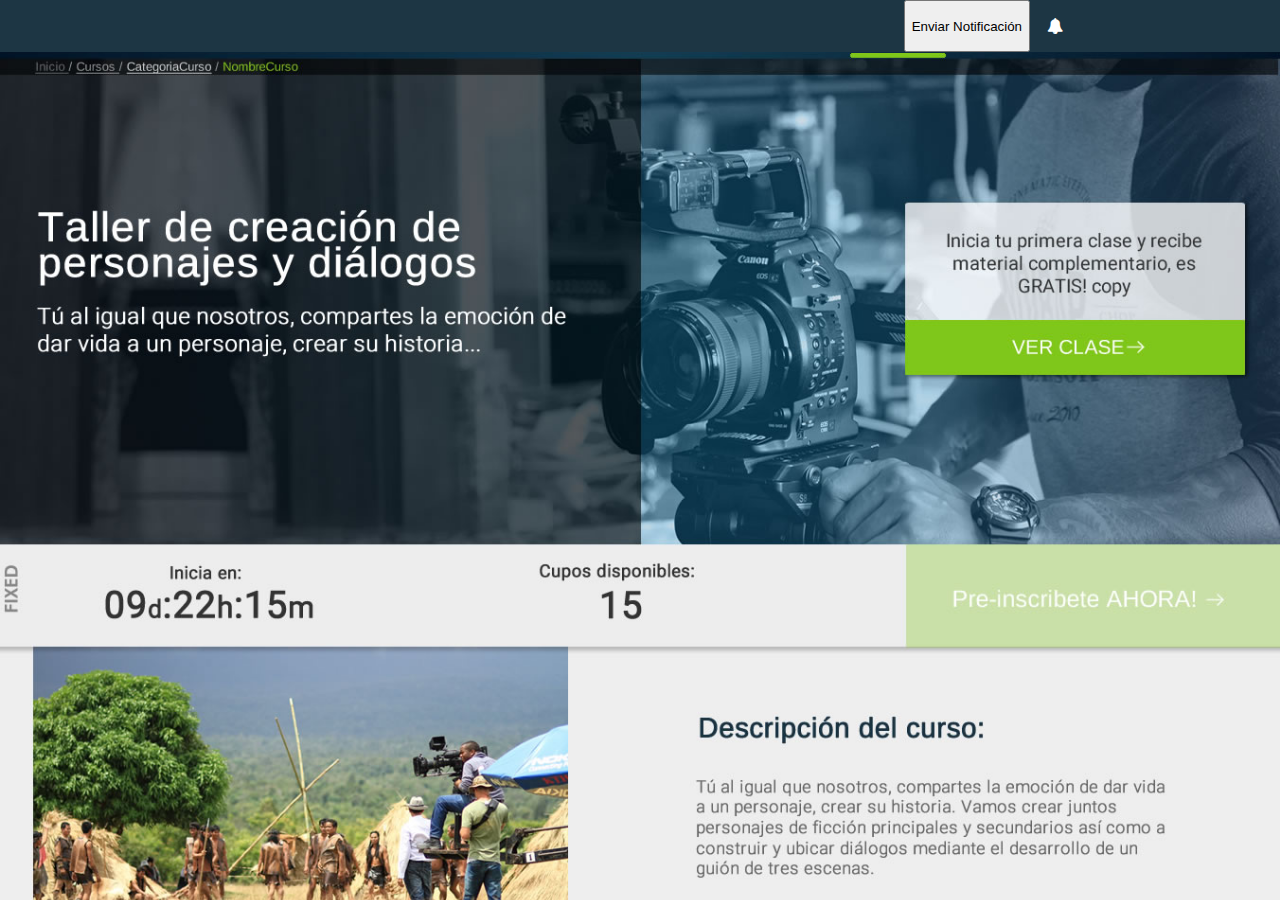
<file: Notificaciones/index.html>
<!DOCTYPE html>
<html>
<head>
<meta charset="utf-8">
	<title>Notificación</title>
	<link rel="stylesheet" type="text/css" href="https://cdnjs.cloudflare.com/ajax/libs/font-awesome/4.7.0/css/font-awesome.min.css">
	<style type="text/css">

	body{
		background-image: url('CURSO.jpg');
		background-size: 100%;
		height: 100vh;
		margin:0;
	}

		.notification{
			color: white;
			width: 50px;
			height: inherit;
			display: flex;
			align-items: center;
			justify-content: center;
			position: relative;
		}

		.notification:before{
			content: "\f0f3";
			font-family: "fontAwesome";
			display: block;
			
		}
		.notification.bell-move:before{
			animation-name: bell;
			animation-duration: 1s;
			animation-timing-function: ease-out;
			transform-origin: center top;
		}
		@keyframes bell{
			0%{
				transform: rotate(35deg);
			}
			12.5%{
				transform: rotate(-30deg);
			}
			25%{
				transform: rotate(25deg);
			}
			37.5%{
				transform: rotate(-20deg);
			}
			50%{
				transform: rotate(15deg);
			}
			62.5%{
				transform: rotate(-10deg);
			}
			75%{
				transform: rotate(5deg);
			}
			100%{
				transform: rotate(0deg);
			}
		}

		.notification:after{
			
			font-size: 11px;
			font-weight:bold;
			display: flex;
			align-items: center;
			justify-content: center;
			min-width: 14px;
			height: 14px;
			background: #ff4600;
			border-radius: 50%;
			font-family: arial;
			position: absolute;
			top: 5px;
			right: 5px;
			opacity: 0;
			content: attr(data-count);
			transition: .3s;
			transform: scale(.5);
			will.change: opacity, transform;
		}
		.notification.show-count:after{
			opacity: 1;
			transform: scale(1);
		}

		.header{
			background: #1d3644;
			height: 52px;
			display: flex;
			justify-content: flex-end;
			padding-right: 200px;

		}
	</style>
</head>
<body>
<header class="header">
	<button class="btn primary" id="button">Enviar Notificación</button>
	<div class="notification" id="notification"></div>
</header>
<script >
	const $button = document.getElementById('button');
	const $bell = document.getElementById('notification');
	$button.addEventListener('click', ()=>{
		const count = Number($bell.getAttribute('data-count')) || 0;
		$bell.setAttribute('data-count', count+1)
		$bell.classList.add('show-count');
		$bell.classList.add('bell-move');

	});
	$bell.addEventListener('animationend',()=>{
		$bell.classList.remove('bell-move');
	});
</script>

</body>
</html>
</file>
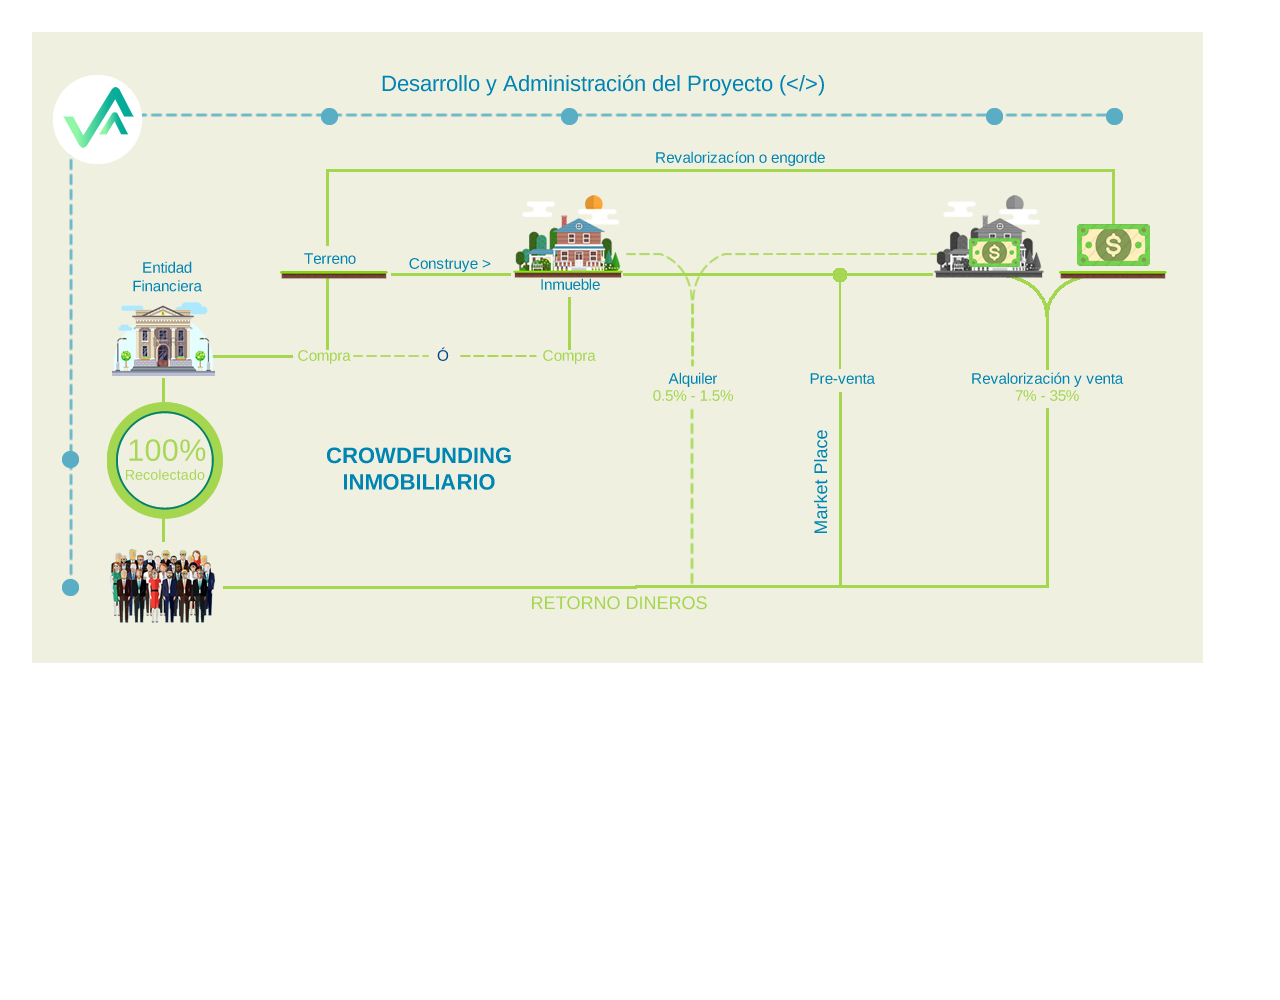
<file: Animación mascara/animacionimagen.html>
<!DOCTYPE html>
<html>


<head>
  
</head>
<body style="height: 1000px; margin: 0; padding: 0;">
  <!-- Identify where the chart should be drawn. -->
  <div class="contenedorsec1">
  <img src="modelo.fw.png" class="hola">
  </div>

  <style type="text/css">
  .hola{
      animation: hola 1s forwards;
      padding: 2em;
      border-radius: .5em;
      }

      @keyframes hola{

        0%{
          clip-path: circle(0% at 0 100%);
          /*0 en x - 100% en y*/
        }

        100%{
          clip-path: circle(100% at center);

          /*clip-path: polygon(0 0, 100% 0, 100% 50%);*/
          /*El poligono nos deja crear la forma que queramos, con la cantidad de coordenadas en el eje x -y que deseemos*/

          /*clip-path: ellipse(30% 10% at center);*/
          /*30% en eje x y 10% en eje y*/


          /*transform: translateY(-3000px);*/
        }
      }



    .contenedorsec1{
      width: 100%;
      height: 500px;
      position: relative;
    }
  </style>
</body>
    
</html>
</file>
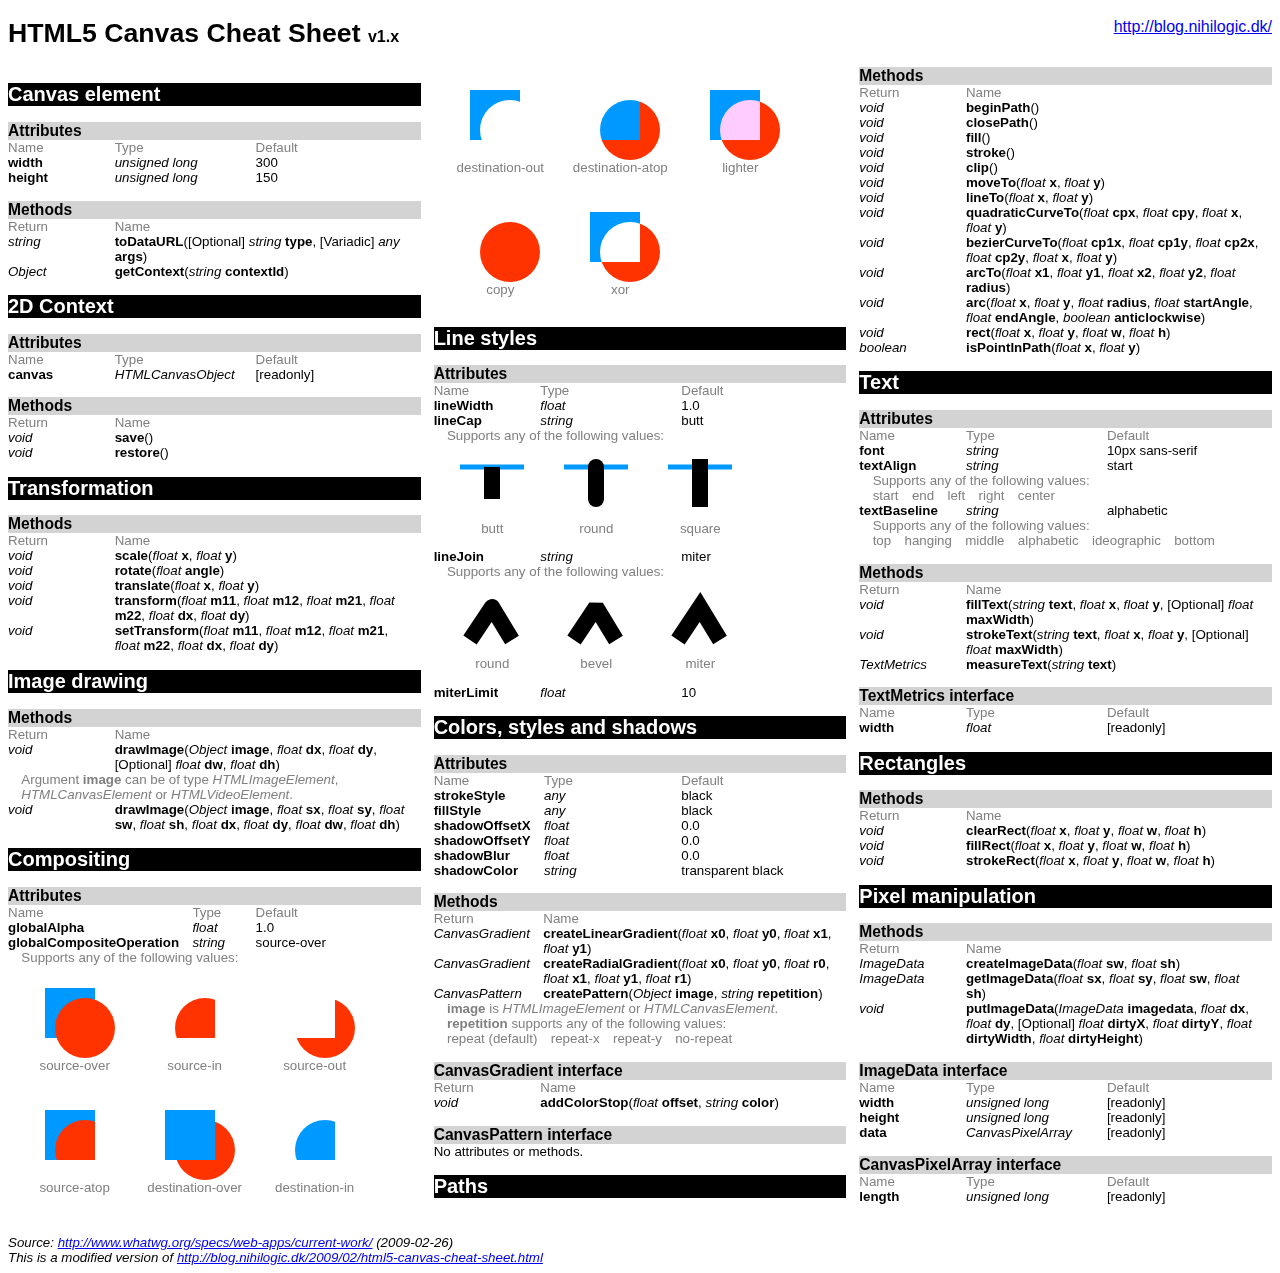
<file: Canvas/HTML5 Canvas Cheat Sheet.html>
<!DOCTYPE html>
<!-- saved from url=(0058)https://simon.html5.org/dump/html5-canvas-cheat-sheet.html -->
<html><head><meta http-equiv="Content-Type" content="text/html; charset=UTF-8"><title>HTML5 Canvas Cheat Sheet</title>
<style>
html { font-size:smaller; font-family:sans-serif; background-color:white; color:black }
header { display:block }
h1 span { font-size:60% }
header p { float:right; font-size:larger }
article { display:block; -webkit-column-width:30em; -moz-column-width:30em; column-width:30em }
h2 { margin-bottom:0; background-color:black; color:white }
h3 { margin-bottom:0; background-color:lightgray }
table { width:100%; border-collapse:collapse }
th, td { padding:0 1em 0 0 }
th { text-align:left; font-weight:normal; color:gray }
th:first-child { width:7em }
th:first-child + th + th { width:40% }
td { vertical-align:top }
ul { margin-top:0; margin-bottom:0; padding-left:0; list-style-type:none }
li { float:left; text-align:center; padding-right:1em }
figure { display:block; margin-left:0; margin-right:0 }
canvas { display:block; margin-left:1em; margin-right:1em }
p { margin-top:0; margin-bottom:0 }
[colspan] { padding-left:1em; color:gray }
footer { display:block; margin-top:2em; font-style:italic }
</style>
</head><body><header>
 <p><a href="http://blog.nihilogic.dk/">http://blog.nihilogic.dk/</a>
 </p><h1>HTML5 Canvas Cheat Sheet <span>v1.x</span></h1>
</header>
<article>
 <h2>Canvas element</h2>
 <h3>Attributes</h3>
 <table>
  <tbody><tr>
   <th>Name
   </th><th>Type
   </th><th>Default
  </th></tr><tr>
   <td><b>width</b>
   </td><td><i>unsigned long</i>
   </td><td>300
  </td></tr><tr>
   <td><b>height</b>
   </td><td><i>unsigned long</i>
   </td><td>150
 </td></tr></tbody></table>
 <h3>Methods</h3>
 <table>
  <tbody><tr>
   <th>Return
   </th><th>Name
  </th></tr><tr>
   <td><i>string</i>
   </td><td><b>toDataURL</b>([Optional] <i>string</i> <b>type</b>, [Variadic] <i>any</i> <b>args</b>)
  </td></tr><tr>
   <td><i>Object</i>
   </td><td><b>getContext</b>(<i>string</i> <b>contextId</b>)
 </td></tr></tbody></table>
 <h2>2D Context</h2>
 <h3>Attributes</h3>
 <table>
  <tbody><tr>
   <th>Name
   </th><th>Type
   </th><th>Default
  </th></tr><tr>
   <td><b>canvas</b>
   </td><td><i>HTMLCanvasObject</i>
   </td><td>[readonly]
 </td></tr></tbody></table>
 <h3>Methods</h3>
 <table>
  <tbody><tr>
   <th>Return
   </th><th>Name
  </th></tr><tr>
   <td><i>void</i>
   </td><td><b>save</b>()
  </td></tr><tr>
   <td><i>void</i>
   </td><td><b>restore</b>()
 </td></tr></tbody></table>
 <h2>Transformation</h2>
 <h3>Methods</h3>
 <table>
  <tbody><tr>
   <th>Return
   </th><th>Name
  </th></tr><tr>
   <td><i>void</i>
   </td><td><b>scale</b>(<i>float</i> <b>x</b>, <i>float</i> <b>y</b>)
  </td></tr><tr>
   <td><i>void</i>
   </td><td><b>rotate</b>(<i>float</i> <b>angle</b>)
  </td></tr><tr>
   <td><i>void</i>
   </td><td><b>translate</b>(<i>float</i> <b>x</b>, <i>float</i> <b>y</b>)
  </td></tr><tr>
   <td><i>void</i>
   </td><td><b>transform</b>(<i>float</i> <b>m11</b>, <i>float</i> <b>m12</b>, <i>float</i> <b>m21</b>, <i>float</i> <b>m22</b>, <i>float</i> <b>dx</b>, <i>float</i> <b>dy</b>)
  </td></tr><tr>
   <td><i>void</i>
   </td><td><b>setTransform</b>(<i>float</i> <b>m11</b>, <i>float</i> <b>m12</b>, <i>float</i> <b>m21</b>, <i>float</i> <b>m22</b>, <i>float</i> <b>dx</b>, <i>float</i> <b>dy</b>)
 </td></tr></tbody></table>
 <h2>Image drawing</h2>
 <h3>Methods</h3>
 <table>
  <tbody><tr>
   <th>Return
   </th><th>Name
  </th></tr><tr>
   <td><i>void</i>
   </td><td><b>drawImage</b>(<i>Object</i> <b>image</b>, <i>float</i> <b>dx</b>, <i>float</i> <b>dy</b>, [Optional] <i>float</i> <b>dw</b>, <i>float</i> <b>dh</b>)
  </td></tr><tr>
   <td colspan="2"><p>Argument <b>image</b> can be of type <i>HTMLImageElement</i>, <i>HTMLCanvasElement</i> or <i>HTMLVideoElement</i>.
  </p></td></tr><tr>
   <td><i>void</i>
   </td><td><b>drawImage</b>(<i>Object</i> <b>image</b>, <i>float</i> <b>sx</b>, <i>float</i> <b>sy</b>, <i>float</i> <b>sw</b>, <i>float</i> <b>sh</b>, <i>float</i> <b>dx</b>, <i>float</i> <b>dy</b>, <i>float</i> <b>dw</b>, <i>float</i> <b>dh</b>)
 </td></tr></tbody></table>
 <h2>Compositing</h2>
 <h3>Attributes</h3>
 <table>
  <tbody><tr>
   <th>Name
   </th><th>Type
   </th><th>Default
  </th></tr><tr>
   <td><b>globalAlpha</b>
   </td><td><i>float</i>
   </td><td>1.0
  </td></tr><tr>
   <td><b>globalCompositeOperation</b>
   </td><td><i>string</i>
   </td><td>source-over
  </td></tr><tr>
   <td colspan="3">
    <p>Supports any of the following values:
    </p><ul>
     <li><figure><canvas width="80" height="80"></canvas><legend>source-over</legend></figure>
     </li><li><figure><canvas width="80" height="80"></canvas><legend>source-in</legend></figure>
     </li><li><figure><canvas width="80" height="80"></canvas><legend>source-out</legend></figure>
     </li><li><figure><canvas width="80" height="80"></canvas><legend>source-atop</legend></figure>
     </li><li><figure><canvas width="80" height="80"></canvas><legend>destination-over</legend></figure>
     </li><li><figure><canvas width="80" height="80"></canvas><legend>destination-in</legend></figure>
     </li><li><figure><canvas width="80" height="80"></canvas><legend>destination-out</legend></figure>
     </li><li><figure><canvas width="80" height="80"></canvas><legend>destination-atop</legend></figure>
     </li><li><figure><canvas width="80" height="80"></canvas><legend>lighter</legend></figure>
     </li><li><figure><canvas width="80" height="80"></canvas><legend>copy</legend></figure>
     </li><li><figure><canvas width="80" height="80"></canvas><legend>xor</legend></figure>
    </li></ul>
    <script>
     var canvii = document.getElementsByTagName('canvas');
     var type;
     var ctx;
     for (var i = 0; i < canvii.length; ++i){
      type = canvii[i].parentNode.textContent;
      ctx = canvii[i].getContext("2d");
      ctx.fillStyle = "#09f";
      ctx.fillRect(10,10,50,50);
      ctx.globalCompositeOperation = type;
      ctx.fillStyle = "#f30";
      ctx.beginPath();
      ctx.arc(50,50,30,0,Math.PI*2,true);
      ctx.fill();
     }
    </script>
 </td></tr></tbody></table>
 <h2>Line styles</h2>
 <h3>Attributes</h3>
 <table>
  <tbody><tr>
   <th>Name
   </th><th>Type
   </th><th>Default
  </th></tr><tr>
   <td><b>lineWidth</b>
   </td><td><i>float</i>
   </td><td>1.0
  </td></tr><tr>
   <td><b>lineCap</b>
   </td><td><i>string</i>
   </td><td>butt
  </td></tr><tr>
   <td colspan="3">
    <p>Supports any of the following values:
    </p><ul>
     <li><figure><canvas width="64" height="64"></canvas><legend>butt</legend></figure>
     </li><li><figure><canvas width="64" height="64"></canvas><legend>round</legend></figure>
     </li><li><figure><canvas width="64" height="64"></canvas><legend>square</legend></figure>
    </li></ul>
    <script>
     for (var i = canvii.length - 1; i > canvii.length - 4; --i) {
      type = canvii[i].parentNode.textContent;
      var ctx = canvii[i].getContext("2d");
      // Draw guides
      ctx.strokeStyle = "#09f";
      ctx.lineWidth = 5;
      ctx.beginPath();
      ctx.moveTo(0,10);
      ctx.lineTo(64,10);
      ctx.stroke();
   
      ctx.strokeStyle = "black";
      ctx.lineWidth = 16;
      ctx.lineCap = type;
      ctx.beginPath();
      ctx.moveTo(32,10);
      ctx.lineTo(32,42);
      ctx.stroke();
     }
    </script>
  </td></tr><tr>
   <td><b>lineJoin</b>
   </td><td><i>string</i>
   </td><td>miter
  </td></tr><tr>
   <td colspan="3">
    <p>Supports any of the following values:
    </p><ul>
     <li><figure><canvas width="64" height="64"></canvas><legend>round</legend></figure>
     </li><li><figure><canvas width="64" height="64"></canvas><legend>bevel</legend></figure>
     </li><li><figure><canvas width="64" height="64"></canvas><legend>miter</legend></figure>
    </li></ul>
    <script>
     for (var i = canvii.length - 1; i > canvii.length - 4; --i) {
      type = canvii[i].parentNode.textContent;
      var ctx = canvii[i].getContext("2d");

      ctx.strokeStyle = "black";
      ctx.lineWidth = 16;
      ctx.lineJoin = type;
      ctx.beginPath();
      ctx.moveTo(10,48);
      ctx.lineTo(32,15);
      ctx.lineTo(52,48);
      ctx.stroke();

     }
    </script>
  </td></tr><tr>
   <td><b>miterLimit</b>
   </td><td><i>float</i>
   </td><td>10
 </td></tr></tbody></table>
 <h2>Colors, styles and shadows</h2>
 <h3>Attributes</h3>
 <table>
  <tbody><tr>
   <th>Name
   </th><th>Type
   </th><th>Default
  </th></tr><tr>
   <td><b>strokeStyle</b>
   </td><td><i>any</i>
   </td><td>black
  </td></tr><tr>
   <td><b>fillStyle</b>
   </td><td><i>any</i>
   </td><td>black
  </td></tr><tr>
   <td><b>shadowOffsetX</b>
   </td><td><i>float</i>
   </td><td>0.0
  </td></tr><tr>
   <td><b>shadowOffsetY</b>
   </td><td><i>float</i>
   </td><td>0.0
  </td></tr><tr>
   <td><b>shadowBlur</b>
   </td><td><i>float</i>
   </td><td>0.0
  </td></tr><tr>
   <td><b>shadowColor</b>
   </td><td><i>string</i>
   </td><td>transparent black
 </td></tr></tbody></table>
 <h3>Methods</h3>
 <table>
  <tbody><tr>
   <th>Return
   </th><th>Name
  </th></tr><tr>
   <td><i>CanvasGradient</i>
   </td><td><b>createLinearGradient</b>(<i>float</i> <b>x0</b>, <i>float</i> <b>y0</b>, <i>float</i> <b>x1</b>, <i>float</i> <b>y1</b>)
  </td></tr><tr>
   <td><i>CanvasGradient</i>
   </td><td><b>createRadialGradient</b>(<i>float</i> <b>x0</b>, <i>float</i> <b>y0</b>, <i>float</i> <b>r0</b>, <i>float</i> <b>x1</b>, <i>float</i> <b>y1</b>, <i>float</i> <b>r1</b>)
  </td></tr><tr>
   <td><i>CanvasPattern</i>
   </td><td><b>createPattern</b>(<i>Object</i> <b>image</b>, <i>string</i> <b>repetition</b>)
  </td></tr><tr>
   <td colspan="2">
    <p><b>image</b> is <i>HTMLImageElement</i> or <i>HTMLCanvasElement</i>.
    </p><p><b>repetition</b> supports any of the following values:
    </p><ul>
     <li>repeat (default)
     </li><li>repeat-x
     </li><li>repeat-y
     </li><li>no-repeat
    </li></ul>
 </td></tr></tbody></table>
 <h3>CanvasGradient interface</h3>
 <table>
  <tbody><tr>
   <th>Return
   </th><th>Name
  </th></tr><tr>
   <td><i>void</i>
   </td><td><b>addColorStop</b>(<i>float</i> <b>offset</b>, <i>string</i> <b>color</b>)
 </td></tr></tbody></table>
 <h3>CanvasPattern interface</h3>
 <p>No attributes or methods.
 </p><h2>Paths</h2>
 <h3>Methods</h3>
 <table>
  <tbody><tr>
   <th>Return
   </th><th>Name
  </th></tr><tr>
   <td><i>void</i>
   </td><td><b>beginPath</b>()
  </td></tr><tr>
   <td><i>void</i>
   </td><td><b>closePath</b>()
  </td></tr><tr>
   <td><i>void</i>
   </td><td><b>fill</b>()
  </td></tr><tr>
   <td><i>void</i>
   </td><td><b>stroke</b>()
  </td></tr><tr>
   <td><i>void</i>
   </td><td><b>clip</b>()
  </td></tr><tr>
   <td><i>void</i>
   </td><td><b>moveTo</b>(<i>float</i> <b>x</b>, <i>float</i> <b>y</b>)
  </td></tr><tr>
   <td><i>void</i>
   </td><td><b>lineTo</b>(<i>float</i> <b>x</b>, <i>float</i> <b>y</b>)
  </td></tr><tr>
   <td><i>void</i>
   </td><td><b>quadraticCurveTo</b>(<i>float</i> <b>cpx</b>, <i>float</i> <b>cpy</b>, <i>float</i> <b>x</b>, <i>float</i> <b>y</b>)
  </td></tr><tr>
   <td><i>void</i>
   </td><td><b>bezierCurveTo</b>(<i>float</i> <b>cp1x</b>, <i>float</i> <b>cp1y</b>, <i>float</i> <b>cp2x</b>, <i>float</i> <b>cp2y</b>, <i>float</i> <b>x</b>, <i>float</i> <b>y</b>)
  </td></tr><tr>
   <td><i>void</i>
   </td><td><b>arcTo</b>(<i>float</i> <b>x1</b>, <i>float</i> <b>y1</b>, <i>float</i> <b>x2</b>, <i>float</i> <b>y2</b>, <i>float</i> <b>radius</b>)
  </td></tr><tr>
   <td><i>void</i>
   </td><td><b>arc</b>(<i>float</i> <b>x</b>, <i>float</i> <b>y</b>, <i>float</i> <b>radius</b>, <i>float</i> <b>startAngle</b>, <i>float</i> <b>endAngle</b>, <i>boolean</i> <b>anticlockwise</b>)
  </td></tr><tr>
   <td><i>void</i>
   </td><td><b>rect</b>(<i>float</i> <b>x</b>, <i>float</i> <b>y</b>, <i>float</i> <b>w</b>, <i>float</i> <b>h</b>)
  </td></tr><tr>
   <td><i>boolean</i>
   </td><td><b>isPointInPath</b>(<i>float</i> <b>x</b>, <i>float</i> <b>y</b>)
 </td></tr></tbody></table>
 <h2>Text</h2>
 <h3>Attributes</h3>
 <table>
  <tbody><tr>
   <th>Name
   </th><th>Type
   </th><th>Default
  </th></tr><tr>
   <td><b>font</b>
   </td><td><i>string</i>
   </td><td>10px sans-serif
  </td></tr><tr>
   <td><b>textAlign</b>
   </td><td><i>string</i>
   </td><td>start
  </td></tr><tr>
   <td colspan="3">
    <p>Supports any of the following values:
    </p><ul>
     <li>start
     </li><li>end
     </li><li>left
     </li><li>right
     </li><li>center
    </li></ul>
  </td></tr><tr>
   <td><b>textBaseline</b>
   </td><td><i>string</i>
   </td><td>alphabetic
  </td></tr><tr>
   <td colspan="3">
    <p>Supports any of the following values:
    </p><ul>
     <li>top
     </li><li>hanging
     </li><li>middle
     </li><li>alphabetic
     </li><li>ideographic
     </li><li>bottom
    </li></ul>
 </td></tr></tbody></table>
 <h3>Methods</h3>
 <table>
  <tbody><tr>
   <th>Return
   </th><th>Name
  </th></tr><tr>
   <td><i>void</i>
   </td><td><b>fillText</b>(<i>string</i> <b>text</b>, <i>float</i> <b>x</b>, <i>float</i> <b>y</b>, [Optional] <i>float</i> <b>maxWidth</b>)
  </td></tr><tr>
   <td><i>void</i>
   </td><td><b>strokeText</b>(<i>string</i> <b>text</b>, <i>float</i> <b>x</b>, <i>float</i> <b>y</b>, [Optional] <i>float</i> <b>maxWidth</b>)
  </td></tr><tr>
   <td><i>TextMetrics</i>
   </td><td><b>measureText</b>(<i>string</i> <b>text</b>)
 </td></tr></tbody></table>
 <h3>TextMetrics interface</h3>
 <table>
  <tbody><tr>
   <th>Name
   </th><th>Type
   </th><th>Default
  </th></tr><tr>
   <td><b>width</b>
   </td><td><i>float</i>
   </td><td>[readonly]
 </td></tr></tbody></table>
 <h2>Rectangles</h2>
 <h3>Methods</h3>
 <table>
  <tbody><tr>
   <th>Return
   </th><th>Name
  </th></tr><tr>
   <td><i>void</i>
   </td><td><b>clearRect</b>(<i>float</i> <b>x</b>, <i>float</i> <b>y</b>, <i>float</i> <b>w</b>, <i>float</i> <b>h</b>)
  </td></tr><tr>
   <td><i>void</i>
   </td><td><b>fillRect</b>(<i>float</i> <b>x</b>, <i>float</i> <b>y</b>, <i>float</i> <b>w</b>, <i>float</i> <b>h</b>)
  </td></tr><tr>
   <td><i>void</i>
   </td><td><b>strokeRect</b>(<i>float</i> <b>x</b>, <i>float</i> <b>y</b>, <i>float</i> <b>w</b>, <i>float</i> <b>h</b>)
 </td></tr></tbody></table>
 <h2>Pixel manipulation</h2>
 <h3>Methods</h3>
 <table>
  <tbody><tr>
   <th>Return
   </th><th>Name
  </th></tr><tr>
   <td><i>ImageData</i>
   </td><td><b>createImageData</b>(<i>float</i> <b>sw</b>, <i>float</i> <b>sh</b>)
  </td></tr><tr>
   <td><i>ImageData</i>
   </td><td><b>getImageData</b>(<i>float</i> <b>sx</b>, <i>float</i> <b>sy</b>, <i>float</i> <b>sw</b>, <i>float</i> <b>sh</b>)
  </td></tr><tr>
   <td><i>void</i>
   </td><td><b>putImageData</b>(<i>ImageData</i> <b>imagedata</b>, <i>float</i> <b>dx</b>, <i>float</i> <b>dy</b>, [Optional] <i>float</i> <b>dirtyX</b>, <i>float</i> <b>dirtyY</b>, <i>float</i> <b>dirtyWidth</b>, <i>float</i> <b>dirtyHeight</b>)
 </td></tr></tbody></table>
 <h3>ImageData interface</h3>
 <table>
  <tbody><tr>
   <th>Name
   </th><th>Type
   </th><th>Default
  </th></tr><tr>
   <td><b>width</b>
   </td><td><i>unsigned long</i>
   </td><td>[readonly]
  </td></tr><tr>
   <td><b>height</b>
   </td><td><i>unsigned long</i>
   </td><td>[readonly]
  </td></tr><tr>
   <td><b>data</b>
   </td><td><i>CanvasPixelArray</i>
   </td><td>[readonly]
 </td></tr></tbody></table>
 <h3>CanvasPixelArray interface</h3>
 <table>
  <tbody><tr>
   <th>Name
   </th><th>Type
   </th><th>Default
  </th></tr><tr>
   <td><b>length</b>
   </td><td><i>unsigned long</i>
   </td><td>[readonly]
 </td></tr></tbody></table>
</article>
<footer>
 <p>Source: <a href="http://www.whatwg.org/specs/web-apps/current-work/">http://www.whatwg.org/specs/web-apps/current-work/</a> (2009-02-26)
 </p><p>This is a modified version of <a href="http://blog.nihilogic.dk/2009/02/html5-canvas-cheat-sheet.html">http://blog.nihilogic.dk/2009/02/html5-canvas-cheat-sheet.html</a>
</p></footer></body></html>
</file>
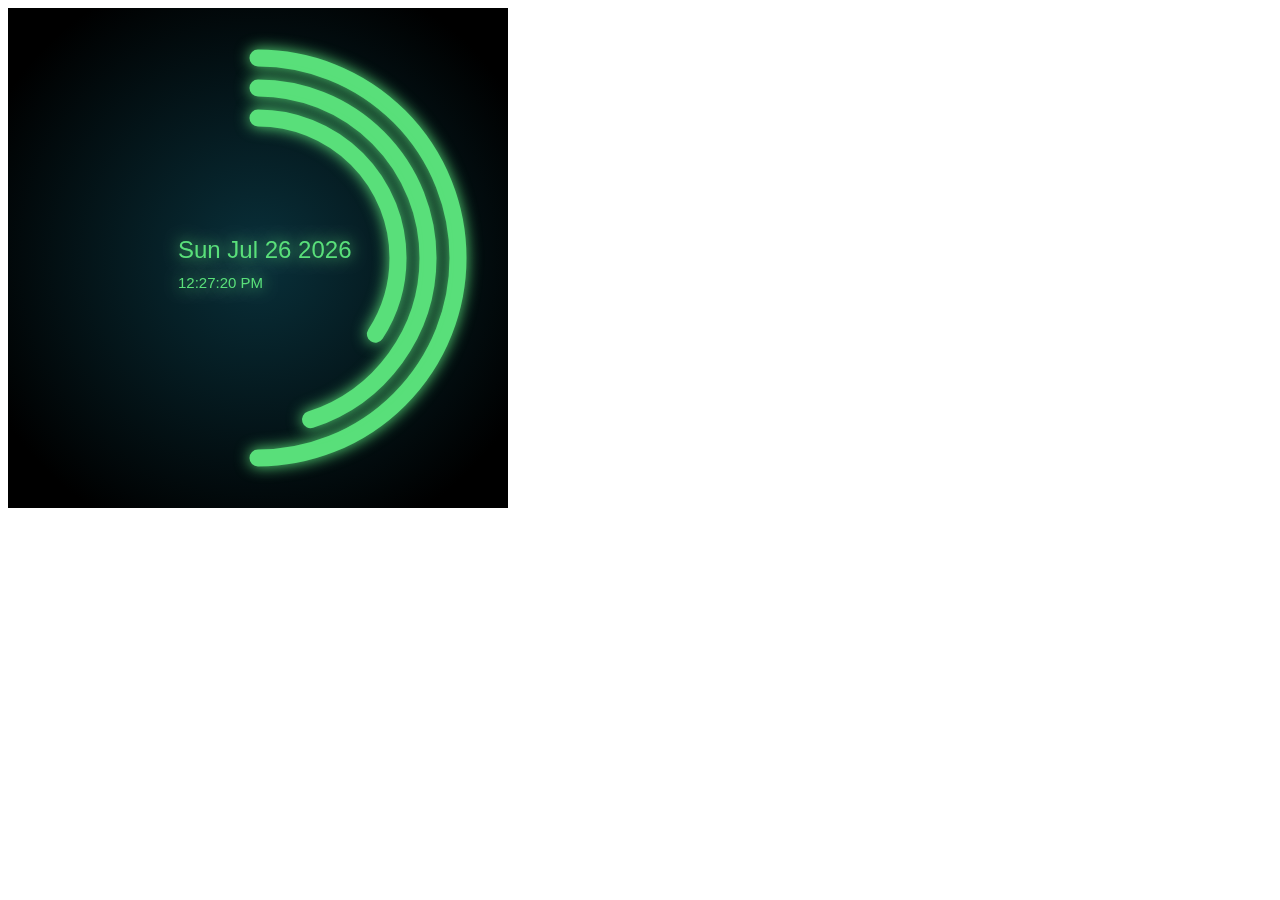
<file: Canvas/arc/canvasCircle.html>
<!DOCTYPE html>
<html>
<head>
  <meta charset="utf-8">
  <title>JS Bin</title>
</head>
<body>
  <canvas id="canvas" width="500" height="500"></canvas>
  <script>

var canvas = document.getElementById("canvas");
var ctx = canvas.getContext("2d");
var color = '#59DF7A';
ctx.strokeStyle = '#59df7a';
ctx.lineWidth = 17;
ctx.lineCap = 'round';
ctx.shadowBlur = 15;
ctx.shadowColor = '#59df7a';

function degToRoad(degree)
{
    var factor = Math.PI / 180;
    return factor * degree;
}

function renderTime()
{
  var now = new Date();
  var today = now.toDateString();
  var time = now.toLocaleTimeString();
  var hours = now.getHours();
  var minutes = now.getMinutes();
  var seconds = now.getSeconds();
  var milliseconds = now.getMilliseconds();
  var newSconds = seconds + (milliseconds / 1000);
  
  //background
  var gradient = ctx.createRadialGradient(250,250,1,250,250,300);
  gradient.addColorStop(0,'#09303a');
  gradient.addColorStop(1,'black');
  
  ctx.fillStyle = gradient;
  //ctx.fillStyle = '#333333';
  ctx.fillRect(0, 0, 500, 500);
  
  //hours
  ctx.beginPath();
  ctx.arc(250,250,200,degToRoad(270),degToRoad((hours*15)-90));
  ctx.stroke();
  
  //minutes
  ctx.beginPath();
  ctx.arc(250,250,170,degToRoad(270),degToRoad((minutes*6)-90));
  ctx.stroke();
  
  //seconds
    
  ctx.beginPath();
  ctx.arc(250,250,140,degToRoad(270),degToRoad((newSconds*6)-90));
  ctx.stroke();
  
  //date
  ctx.fillStyle = color;
  ctx.font = '24px Arial';
  ctx.fillText(today,170 ,250);
  
  //time
  ctx.fillStyle = color;
  ctx.font = '15px Arial';
  ctx.fillText(time,170 ,280);
}

setInterval(renderTime,40);

</script>
</body>
</html>
</file>
